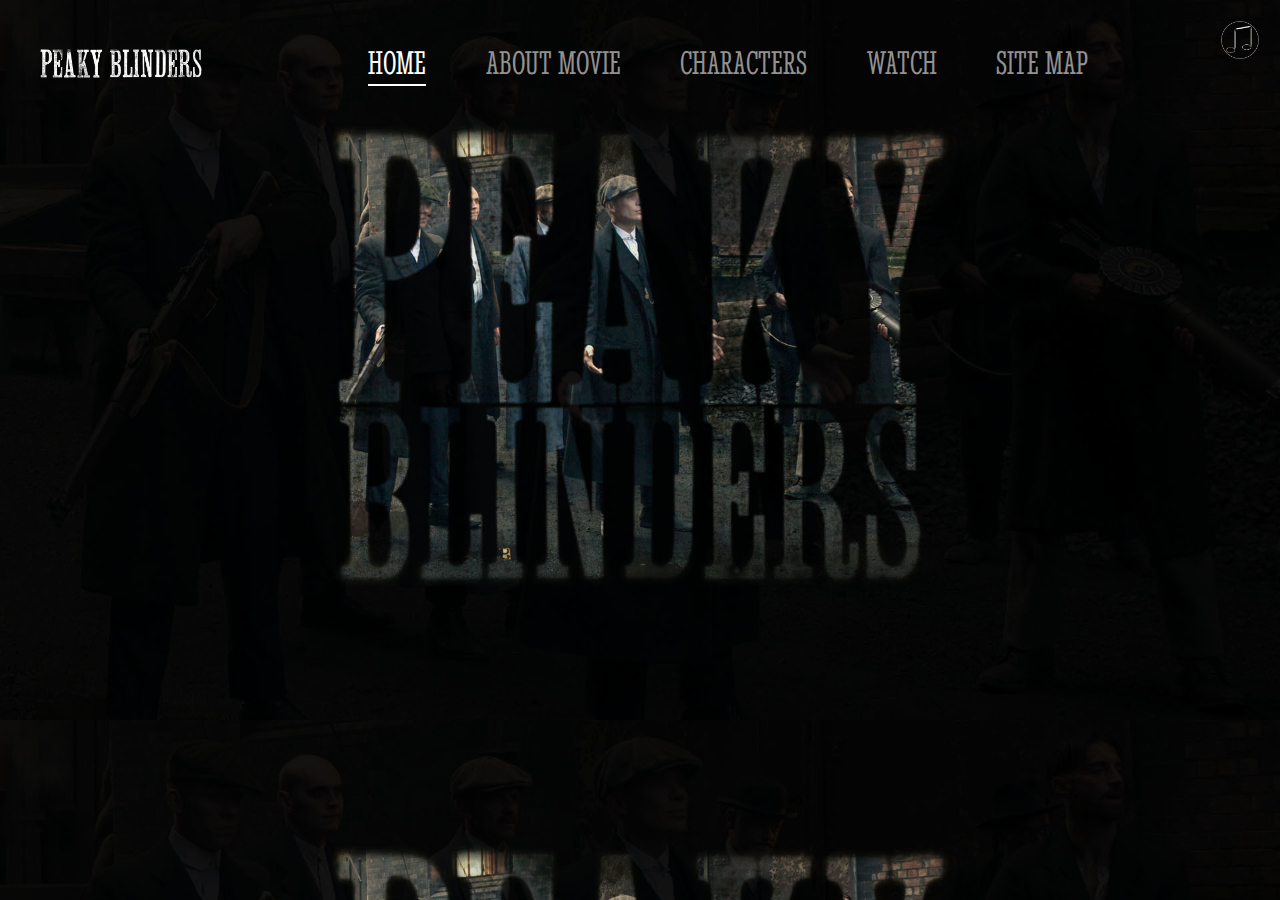
<file: index.html>
<!DOCTYPE html>
<html lang="en">
  <head>
    <meta charset="UTF-8" />
    <meta http-equiv="X-UA-Compatible" content="IE=edge" />
    <meta name="viewport" content="width=device-width, initial-scale=1.0" />
    <link rel="stylesheet" href="./styles.css" />
    <link rel="stylesheet" href="./normalize.css" />
    <link rel="preconnect" href="https://fonts.gstatic.com" />
    <link
      href="https://fonts.googleapis.com/css2?family=Stint+Ultra+Condensed&display=swap"
      rel="stylesheet"
    />
    <title>Document</title>
  </head>
  <body class="body">
    <img
      class="music-icon"
      src="./images/Sound-01.png"
      width="40px"
      alt="music"
    />
    <audio
      class="audio"
      autoplay
      controls
      loop
      src="./music/s1e05. Tom Waits - Time.mp3"
    ></audio>
    <div class="header">
      <div class="logo-container">
        <a href="/index.html"
          ><img class="logo" src="./images/lineLogoPB.png" alt="logo"
        /></a>
      </div>
      <div class="header-nav">
        <ul class="header-nav-list">
          <li class="header-nav-item active">
            <a href="/index.html">HOME</a>
          </li>
          <li class="header-nav-item">
            <a href="./pages/about.html">ABOUT MOVIE</a>
          </li>
          <li class="header-nav-item">
            <a href="./pages/characters.html">CHARACTERS</a>
          </li>
          <li class="header-nav-item">
            <a href="./pages/watch.html">WATCH</a>
          </li>
          <li class="header-nav-item"><a href="./pages/siteMap.html">SITE MAP</a></li>
        </ul>
      </div>
    </div>
    <div class="hero"></div>
  </body>
</html>
</file>
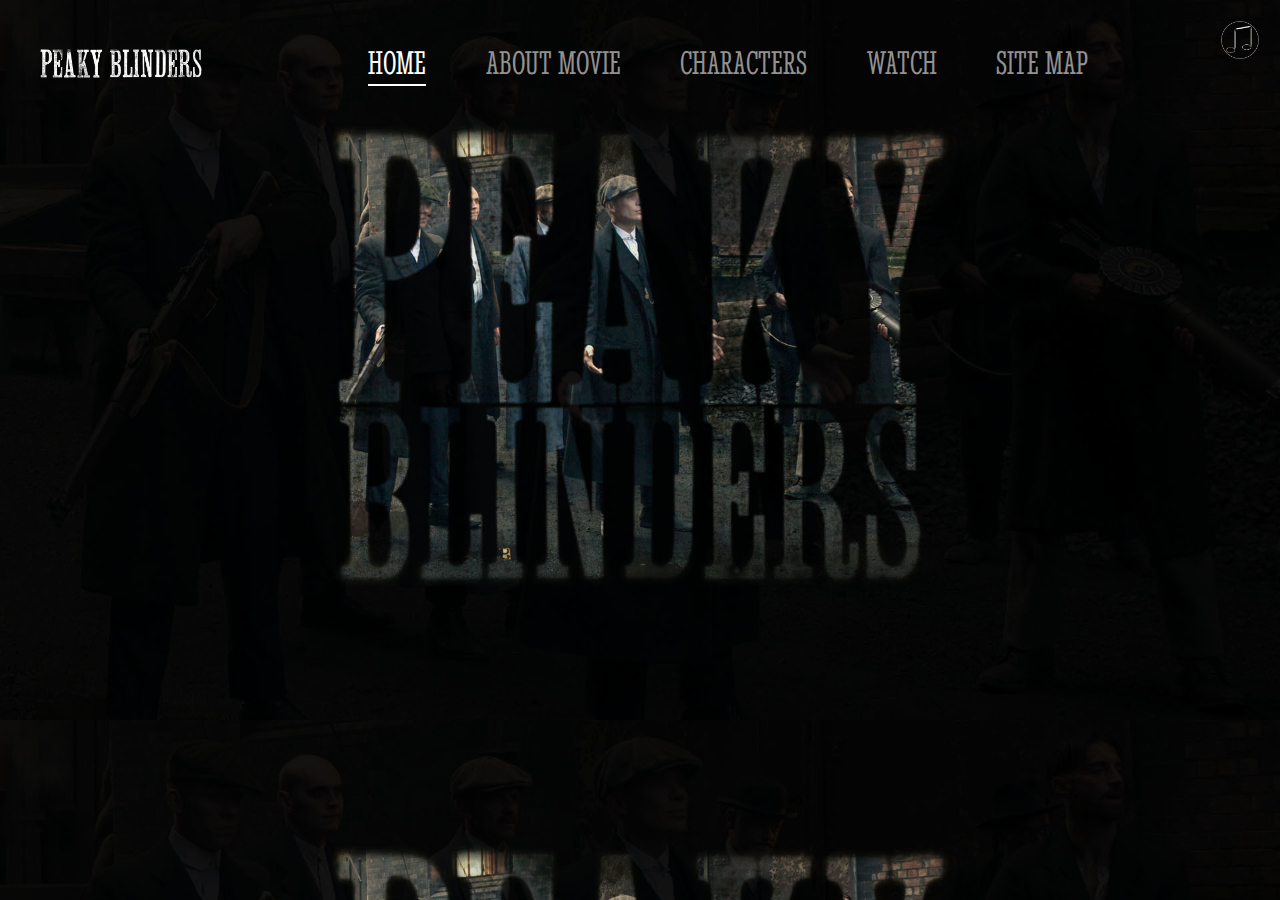
<file: homePage.html>
<!DOCTYPE html>
<html lang="en">
  <head>
    <meta charset="UTF-8" />
    <meta http-equiv="X-UA-Compatible" content="IE=edge" />
    <meta name="viewport" content="width=device-width, initial-scale=1.0" />
    <link rel="stylesheet" href="./styles.css" />
    <link rel="stylesheet" href="./normalize.css" />
    <link rel="preconnect" href="https://fonts.gstatic.com" />
    <link
      href="https://fonts.googleapis.com/css2?family=Stint+Ultra+Condensed&display=swap"
      rel="stylesheet"
    />
    <title>Document</title>
  </head>
  <body class="body">
    <img
      class="music-icon"
      src="./images/Sound-01.png"
      width="40px"
      alt="music"
    />
    <audio
      class="audio"
      autoplay
      controls
      loop
      src="./music/s1e05. Tom Waits - Time.mp3"
    ></audio>
    <div class="header">
      <div class="logo-container">
        <a href="/homePage.html"
          ><img class="logo" src="./images/lineLogoPB.png" alt="logo"
        /></a>
      </div>
      <div class="header-nav">
        <ul class="header-nav-list">
          <li class="header-nav-item active">
            <a href="/homePage.html">HOME</a>
          </li>
          <li class="header-nav-item">
            <a href="./pages/about.html">ABOUT MOVIE</a>
          </li>
          <li class="header-nav-item">
            <a href="./pages/characters.html">CHARACTERS</a>
          </li>
          <li class="header-nav-item">
            <a href="./pages/watch.html">WATCH</a>
          </li>
          <li class="header-nav-item"><a href="./pages/siteMap.html">SITE MAP</a></li>
        </ul>
      </div>
    </div>
    <div class="hero"></div>
  </body>
</html>
</file>
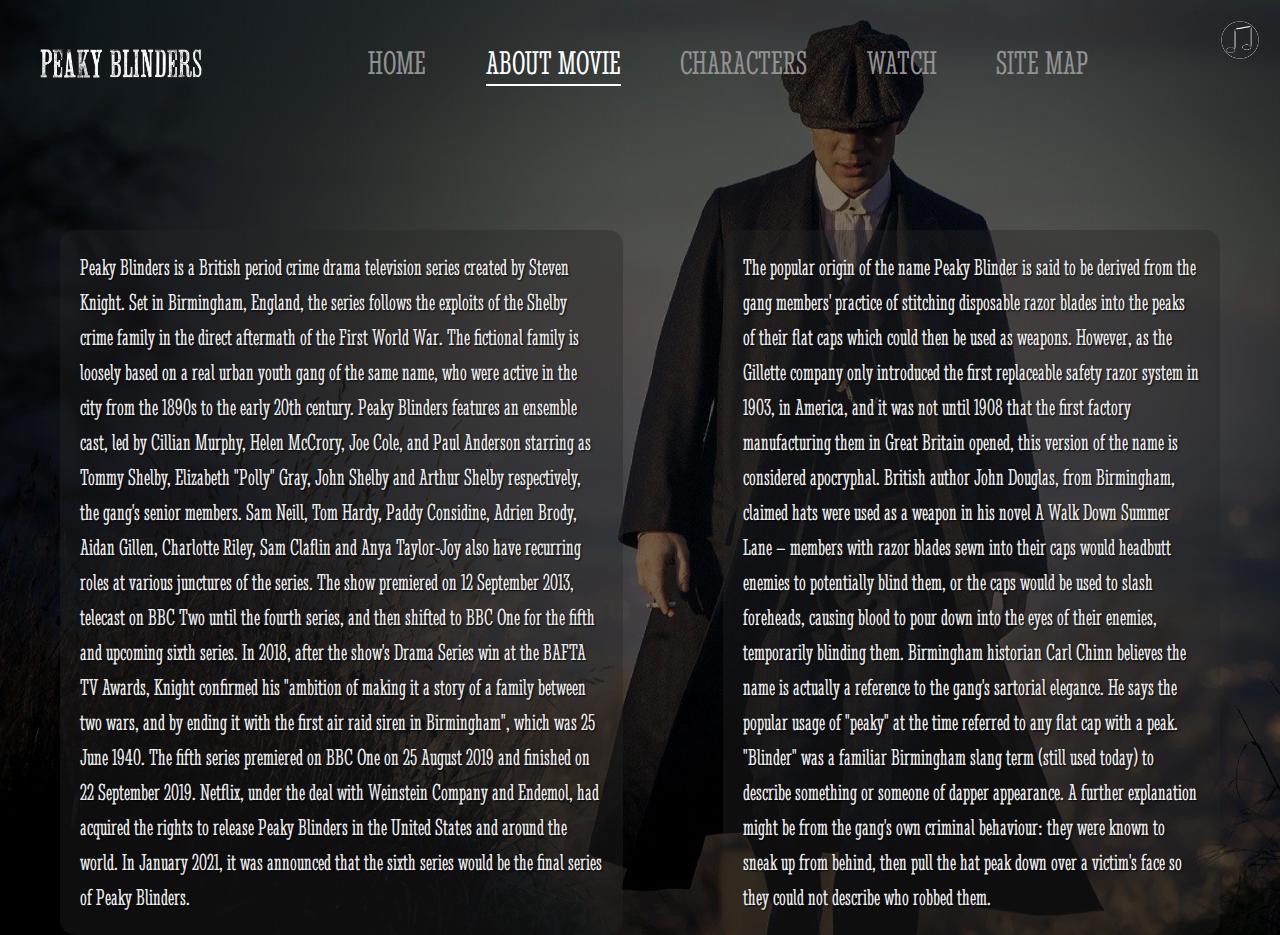
<file: pages/about.html>
<!DOCTYPE html>
<html lang="en">
  <head>
    <meta charset="UTF-8" />
    <meta http-equiv="X-UA-Compatible" content="IE=edge" />
    <meta name="viewport" content="width=device-width, initial-scale=1.0" />
    <link rel="stylesheet" href="../styles.css" />
    <link rel="stylesheet" href="./styles//about.css" />
    <link rel="stylesheet" href="../normalize.css" />
    <link rel="preconnect" href="https://fonts.gstatic.com" />
    <link
      href="https://fonts.googleapis.com/css2?family=Stint+Ultra+Condensed&display=swap"
      rel="stylesheet"
    />
    <title>Document</title>
  </head>
  <body class="body about">
    <img
      class="music-icon"
      src="../images/Sound-01.png"
      width="40px"
      alt="music"
    />
    <audio
      class="audio"
      controls
      autoplay
      loop
      src="../music/s1e05. Tom Waits - Time.mp3"
    ></audio>
    <div class="header">
      <div class="logo-container">
        <a href="/index.html"
          ><img class="logo" src="../images/lineLogoPB.png" alt="logo"
        /></a>
      </div>
      <div class="header-nav">
        <ul class="header-nav-list">
          <li class="header-nav-item">
            <a href="../index.html">HOME</a>
          </li>
          <li class="header-nav-item active">
            <a href="./about.html">ABOUT MOVIE</a>
          </li>
          <li class="header-nav-item">
            <a href="./characters.html">CHARACTERS</a>
          </li>
          <li class="header-nav-item"><a href="./watch.html">WATCH</a></li>
          <li class="header-nav-item"><a href="./siteMap.html">SITE MAP</a></li>
        </ul>
      </div>
    </div>
    <div class="hero-about">
      <p class="about-text">
        Peaky Blinders is a British period crime drama television series created
        by Steven Knight. Set in Birmingham, England, the series follows the
        exploits of the Shelby crime family in the direct aftermath of the First
        World War. The fictional family is loosely based on a real urban youth
        gang of the same name, who were active in the city from the 1890s to the
        early 20th century. Peaky Blinders features an ensemble cast, led by
        Cillian Murphy, Helen McCrory, Joe Cole, and Paul Anderson starring as
        Tommy Shelby, Elizabeth "Polly" Gray, John Shelby and Arthur Shelby
        respectively, the gang's senior members. Sam Neill, Tom Hardy, Paddy
        Considine, Adrien Brody, Aidan Gillen, Charlotte Riley, Sam Claflin and
        Anya Taylor-Joy also have recurring roles at various junctures of the
        series. The show premiered on 12 September 2013, telecast on BBC Two
        until the fourth series, and then shifted to BBC One for the fifth and
        upcoming sixth series. In 2018, after the show's Drama Series win at the
        BAFTA TV Awards, Knight confirmed his "ambition of making it a story of
        a family between two wars, and by ending it with the first air raid
        siren in Birmingham", which was 25 June 1940. The fifth series premiered
        on BBC One on 25 August 2019 and finished on 22 September 2019. Netflix,
        under the deal with Weinstein Company and Endemol, had acquired the
        rights to release Peaky Blinders in the United States and around the
        world. In January 2021, it was announced that the sixth series would be
        the final series of Peaky Blinders.
      </p>
      <p class="about-etimology">
        The popular origin of the name Peaky Blinder is said to be derived from
        the gang members' practice of stitching disposable razor blades into the
        peaks of their flat caps which could then be used as weapons. However,
        as the Gillette company only introduced the first replaceable safety
        razor system in 1903, in America, and it was not until 1908 that the
        first factory manufacturing them in Great Britain opened, this version
        of the name is considered apocryphal. British author John Douglas, from
        Birmingham, claimed hats were used as a weapon in his novel A Walk Down
        Summer Lane – members with razor blades sewn into their caps would
        headbutt enemies to potentially blind them, or the caps would be used to
        slash foreheads, causing blood to pour down into the eyes of their
        enemies, temporarily blinding them. Birmingham historian Carl Chinn
        believes the name is actually a reference to the gang's sartorial
        elegance. He says the popular usage of "peaky" at the time referred to
        any flat cap with a peak. "Blinder" was a familiar Birmingham slang term
        (still used today) to describe something or someone of dapper
        appearance. A further explanation might be from the gang's own criminal
        behaviour: they were known to sneak up from behind, then pull the hat
        peak down over a victim's face so they could not describe who robbed
        them.
      </p>
    </div>
  </body>
</html>
</file>
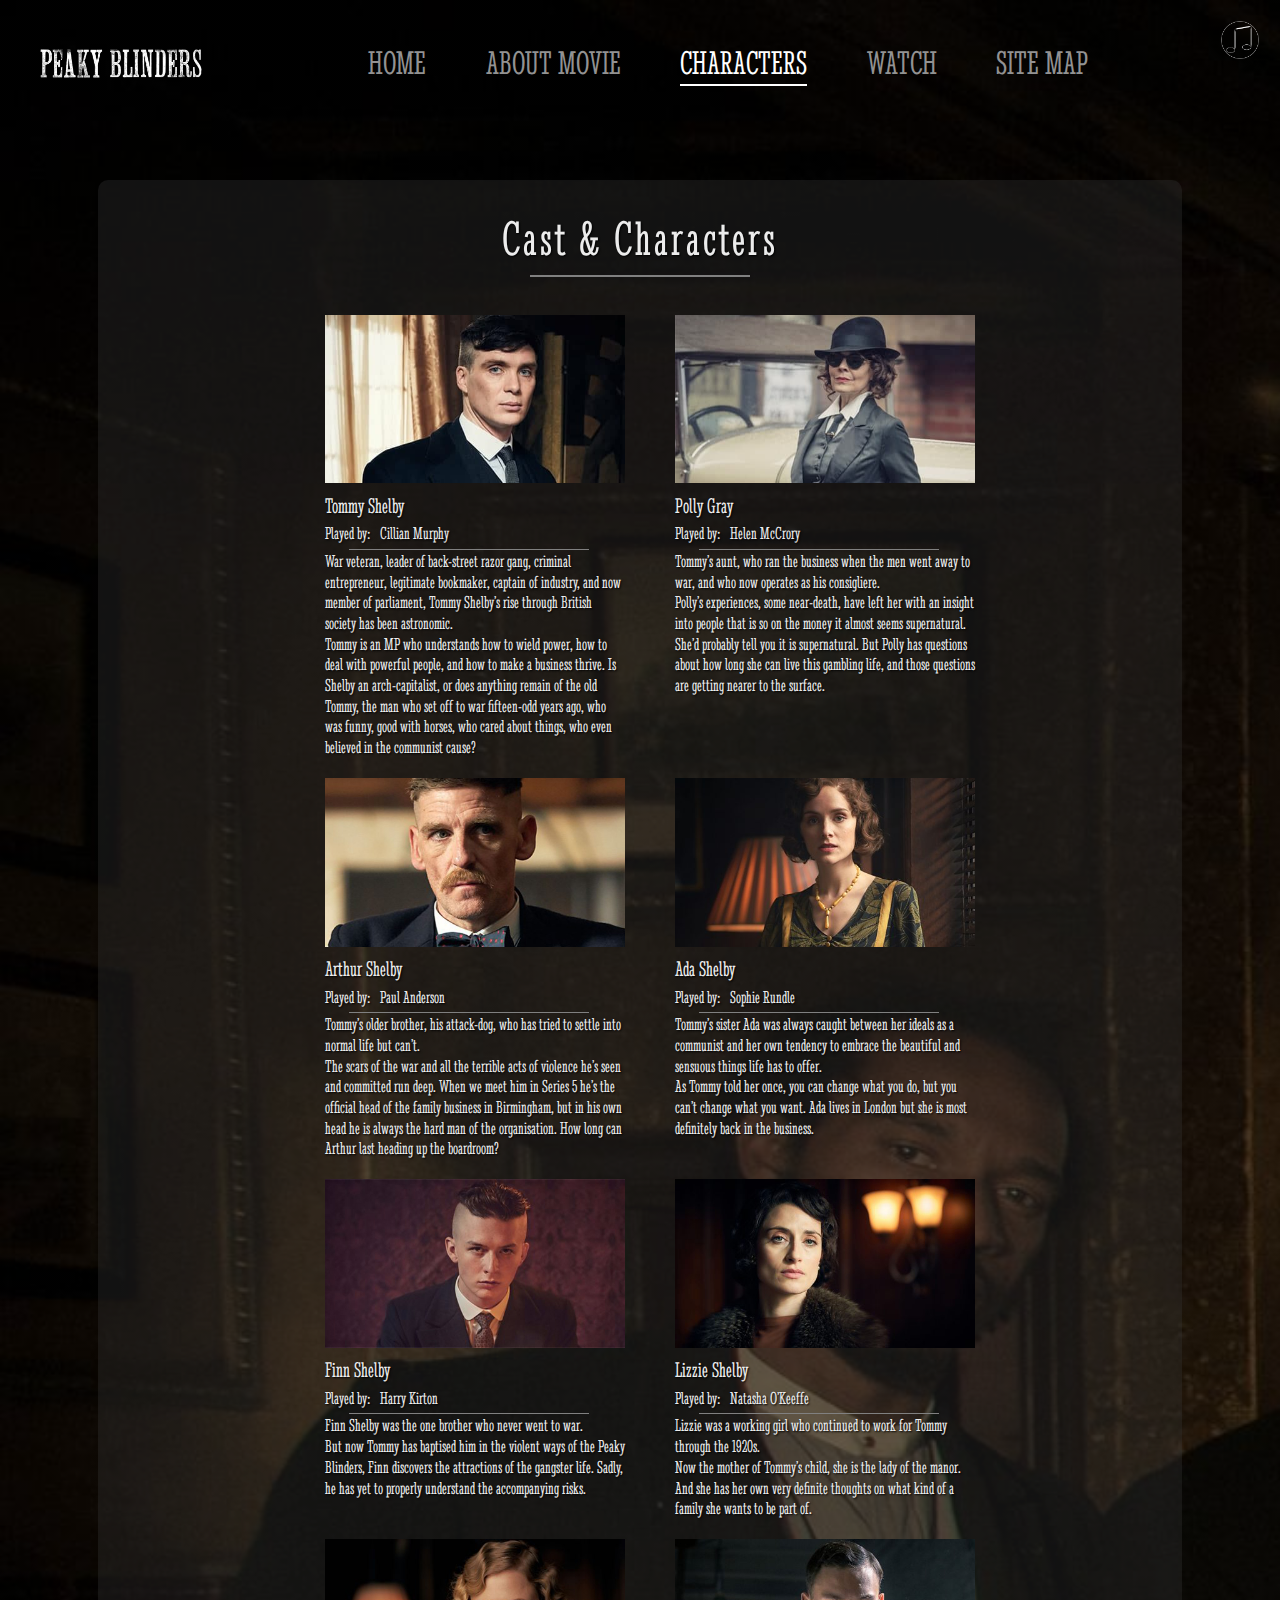
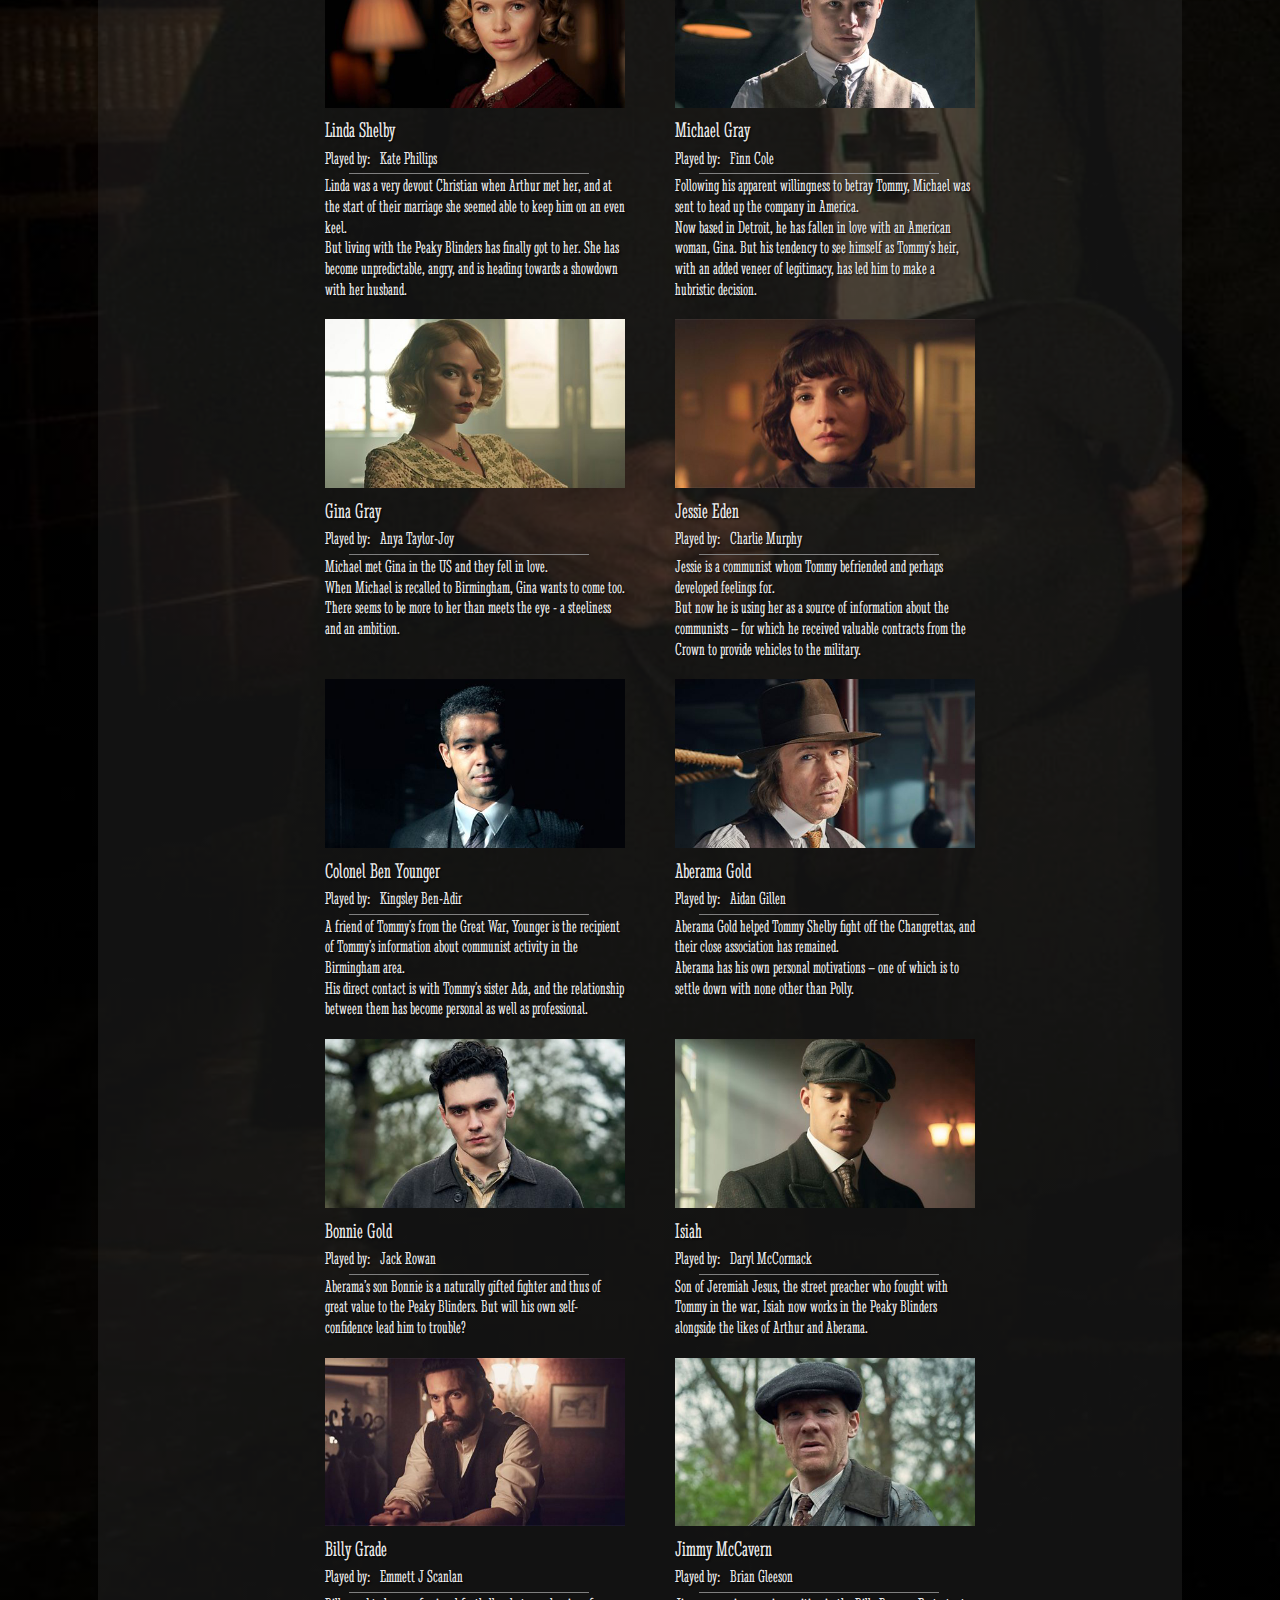
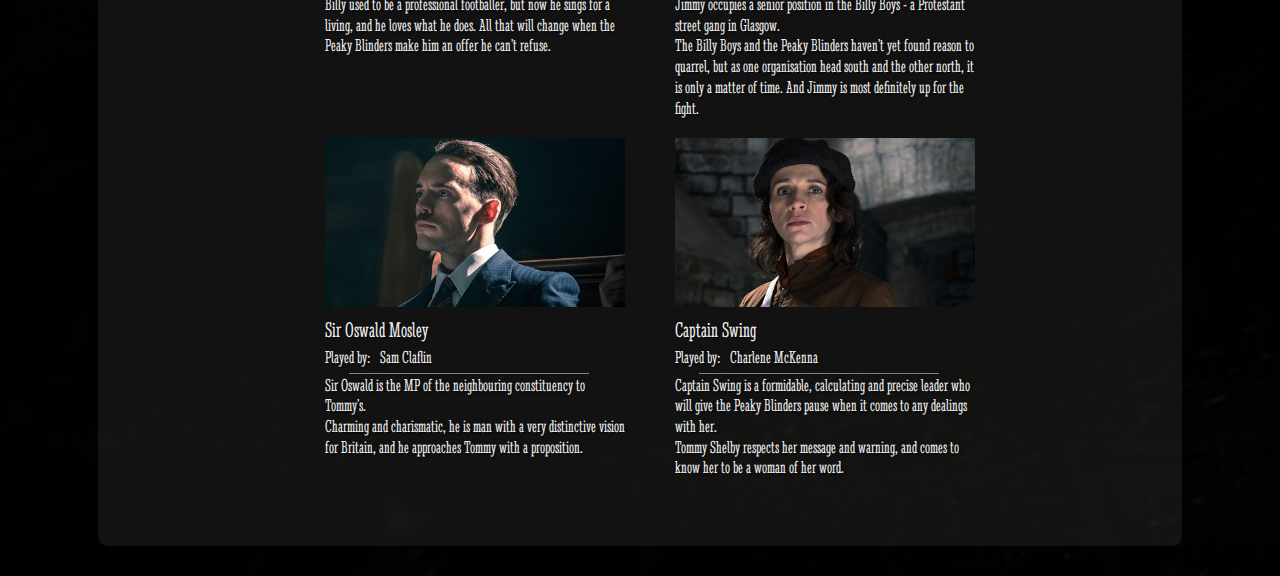
<file: pages/characters.html>
<!DOCTYPE html>
<html lang="en">
  <head>
    <meta charset="UTF-8" />
    <meta http-equiv="X-UA-Compatible" content="IE=edge" />
    <meta name="viewport" content="width=device-width, initial-scale=1.0" />
    <link rel="stylesheet" href="../styles.css" />
    <link rel="stylesheet" href="./styles/characters.css" />
    <link rel="stylesheet" href="../normalize.css" />
    <link rel="preconnect" href="https://fonts.gstatic.com" />
    <link
      href="https://fonts.googleapis.com/css2?family=Stint+Ultra+Condensed&display=swap"
      rel="stylesheet"
    />
    <title>Document</title>
  </head>
  <body class="body actors">
    <img
      class="music-icon"
      src="../images/Sound-01.png"
      width="40px"
      alt="music"
    />
    <audio
      class="audio"
      autoplay
      controls
      loop
      src="../music/s1e05. Tom Waits - Time.mp3"
    ></audio>
    <div class="header about">
      <div class="logo-container">
        <a href="/homePage.html"
          ><img class="logo" src="../images/lineLogoPB.png" alt="logo"
        /></a>
      </div>
      <div class="header-nav">
        <ul class="header-nav-list">
          <li class="header-nav-item">
            <a href="../homePage.html">HOME</a>
          </li>
          <li class="header-nav-item">
            <a href="./about.html">ABOUT MOVIE</a>
          </li>
          <li class="header-nav-item active">
            <a href="./characters.html">CHARACTERS</a>
          </li>
          <li class="header-nav-item"><a href="./watch.html">WATCH</a></li>
          <li class="header-nav-item"><a href="./siteMap.html">SITE MAP</a></li>
        </ul>
      </div>
    </div>
    <div class="hero-actors">
      <h1 class="chr-title">Cast & Characters</h1>
      <ul class="chr-list">
        <li class="chr-item">
          <img
            class="chr-img"
            src="../images/characters/tomas.jpg"
            width="300px"
            alt="Tommy Shelby"
          />
          <p class="chr">Tommy Shelby</p>
          <p class="actor">
            <span class="played-by">Played by:</span>Cillian Murphy
          </p>
          <div class="description">
            <p class="description-text">
              War veteran, leader of back-street razor gang, criminal
              entrepreneur, legitimate bookmaker, captain of industry, and now
              member of parliament, Tommy Shelby’s rise through British society
              has been astronomic.<br />Tommy is an MP who understands how to
              wield power, how to deal with powerful people, and how to make a
              business thrive. Is Shelby an arch-capitalist, or does anything
              remain of the old Tommy, the man who set off to war fifteen-odd
              years ago, who was funny, good with horses, who cared about
              things, who even believed in the communist cause?
            </p>
          </div>
        </li>
        <li class="chr-item">
          <img
            class="chr-img"
            src="../images/characters/poly.jpg"
            width="300px"
            alt="Polly Gray"
          />
          <p class="chr">Polly Gray</p>
          <p class="actor">
            <span class="played-by">Played by:</span>Helen McCrory
          </p>
          <div class="description">
            <p class="description-text">
              Tommy’s aunt, who ran the business when the men went away to war,
              and who now operates as his consigliere.<br />Polly’s experiences,
              some near-death, have left her with an insight into people that is
              so on the money it almost seems supernatural. She’d probably tell
              you it is supernatural. But Polly has questions about how long she
              can live this gambling life, and those questions are getting
              nearer to the surface.
            </p>
          </div>
        </li>
        <li class="chr-item">
          <img
            class="chr-img"
            src="../images/characters/Artur.jpg"
            width="300px"
            alt="Arthur Shelby"
          />
          <p class="chr">Arthur Shelby</p>
          <p class="actor">
            <span class="played-by">Played by:</span>Paul Anderson
          </p>
          <div class="description">
            <p class="description-text">
              Tommy’s older brother, his attack-dog, who has tried to settle
              into normal life but can’t.<br />The scars of the war and all the
              terrible acts of violence he’s seen and committed run deep. When
              we meet him in Series 5 he’s the official head of the family
              business in Birmingham, but in his own head he is always the hard
              man of the organisation. How long can Arthur last heading up the
              boardroom?
            </p>
          </div>
        </li>
        <li class="chr-item">
          <img
            class="chr-img"
            src="../images/characters/ada.jpg"
            width="300px"
            alt="Ada Shelby"
          />
          <p class="chr">Ada Shelby</p>
          <p class="actor">
            <span class="played-by">Played by:</span>Sophie Rundle
          </p>
          <div class="description">
            <p class="description-text">
              Tommy’s sister Ada was always caught between her ideals as a
              communist and her own tendency to embrace the beautiful and
              sensuous things life has to offer.<br />As Tommy told her once,
              you can change what you do, but you can’t change what you want.
              Ada lives in London but she is most definitely back in the
              business.
            </p>
          </div>
        </li>
        <li class="chr-item">
          <img
            class="chr-img"
            src="../images/characters/Finn.jpg"
            width="300px"
            alt="Finn Shelby"
          />
          <p class="chr">Finn Shelby</p>
          <p class="actor">
            <span class="played-by">Played by:</span>Harry Kirton
          </p>
          <div class="description">
            <p class="description-text">
              Finn Shelby was the one brother who never went to war.<br />But
              now Tommy has baptised him in the violent ways of the Peaky
              Blinders, Finn discovers the attractions of the gangster life.
              Sadly, he has yet to properly understand the accompanying risks.
            </p>
          </div>
        </li>
        <li class="chr-item">
          <img
            class="chr-img"
            src="../images/characters/Lizzie.jpg"
            width="300px"
            alt="Lizzie Shelby"
          />
          <p class="chr">Lizzie Shelby</p>
          <p class="actor">
            <span class="played-by">Played by:</span>Natasha O’Keeffe
          </p>
          <div class="description">
            <p class="description-text">
              Lizzie was a working girl who continued to work for Tommy through
              the 1920s.<br />Now the mother of Tommy’s child, she is the lady
              of the manor. And she has her own very definite thoughts on what
              kind of a family she wants to be part of.
            </p>
          </div>
        </li>
        <li class="chr-item">
          <img
            class="chr-img"
            src="../images/characters/Linda.jpg"
            width="300px"
            alt="Linda Shelby"
          />
          <p class="chr">Linda Shelby</p>
          <p class="actor">
            <span class="played-by">Played by:</span>Kate Phillips
          </p>
          <div class="description">
            <p class="description-text">
              Linda was a very devout Christian when Arthur met her, and at the
              start of their marriage she seemed able to keep him on an even
              keel.<br />But living with the Peaky Blinders has finally got to
              her. She has become unpredictable, angry, and is heading towards a
              showdown with her husband.
            </p>
          </div>
        </li>
        <li class="chr-item">
          <img
            class="chr-img"
            src="../images/characters/Michael.jpg"
            width="300px"
            alt="Michael Gray"
          />
          <p class="chr">Michael Gray</p>
          <p class="actor">
            <span class="played-by">Played by:</span>Finn Cole
          </p>
          <div class="description">
            <p class="description-text">
              Following his apparent willingness to betray Tommy, Michael was
              sent to head up the company in America.<br />Now based in Detroit,
              he has fallen in love with an American woman, Gina. But his
              tendency to see himself as Tommy’s heir, with an added veneer of
              legitimacy, has led him to make a hubristic decision.
            </p>
          </div>
        </li>
        <li class="chr-item">
          <img
            class="chr-img"
            src="../images/characters/Gina.jpg"
            width="300px"
            alt="Gina Gray"
          />
          <p class="chr">Gina Gray</p>
          <p class="actor">
            <span class="played-by">Played by:</span>Anya Taylor-Joy
          </p>
          <div class="description">
            <p class="description-text">
              Michael met Gina in the US and they fell in love.<br />When
              Michael is recalled to Birmingham, Gina wants to come too. There
              seems to be more to her than meets the eye - a steeliness and an
              ambition.
            </p>
          </div>
        </li>
        <li class="chr-item">
          <img
            class="chr-img"
            src="../images/characters/Jessie.jpg"
            width="300px"
            alt="Jessie Eden"
          />
          <p class="chr">Jessie Eden</p>
          <p class="actor">
            <span class="played-by">Played by:</span>Charlie Murphy
          </p>
          <div class="description">
            <p class="description-text">
              Jessie is a communist whom Tommy befriended and perhaps developed
              feelings for.<br />But now he is using her as a source of
              information about the communists – for which he received valuable
              contracts from the Crown to provide vehicles to the military.
            </p>
          </div>
        </li>
        <li class="chr-item">
          <img
            class="chr-img"
            src="../images/characters/Colonel.jpg"
            width="300px"
            alt="Colonel Ben Younger"
          />
          <p class="chr">Colonel Ben Younger</p>
          <p class="actor">
            <span class="played-by">Played by:</span>Kingsley Ben-Adir
          </p>
          <div class="description">
            <p class="description-text">
              A friend of Tommy’s from the Great War, Younger is the recipient
              of Tommy’s information about communist activity in the Birmingham
              area.<br />His direct contact is with Tommy’s sister Ada, and the
              relationship between them has become personal as well as
              professional.
            </p>
          </div>
        </li>
        <li class="chr-item">
          <img
            class="chr-img"
            src="../images/characters/Aberama.jpg"
            width="300px"
            alt="Aberama Gold"
          />
          <p class="chr">Aberama Gold</p>
          <p class="actor">
            <span class="played-by">Played by:</span>Aidan Gillen
          </p>
          <div class="description">
            <p class="description-text">
              Aberama Gold helped Tommy Shelby fight off the Changrettas, and
              their close association has remained.<br />Aberama has his own
              personal motivations – one of which is to settle down with none
              other than Polly.
            </p>
          </div>
        </li>
        <li class="chr-item">
          <img
            class="chr-img"
            src="../images/characters/Bonnie.jpg"
            width="300px"
            alt="Bonnie Gold"
          />
          <p class="chr">Bonnie Gold</p>
          <p class="actor">
            <span class="played-by">Played by:</span>Jack Rowan
          </p>
          <div class="description">
            <p class="description-text">
              Aberama’s son Bonnie is a naturally gifted fighter and thus of
              great value to the Peaky Blinders. But will his own
              self-confidence lead him to trouble?
            </p>
          </div>
        </li>
        <li class="chr-item">
          <img
            class="chr-img"
            src="../images/characters/Iziah.jpg"
            width="300px"
            alt="Isiah"
          />
          <p class="chr">Isiah</p>
          <p class="actor">
            <span class="played-by">Played by:</span>Daryl McCormack
          </p>
          <div class="description">
            <p class="description-text">
              Son of Jeremiah Jesus, the street preacher who fought with Tommy
              in the war, Isiah now works in the Peaky Blinders alongside the
              likes of Arthur and Aberama.
            </p>
          </div>
        </li>
        <li class="chr-item">
          <img
            class="chr-img"
            src="../images/characters/Billy.jpg"
            width="300px"
            alt="Billy Grade"
          />
          <p class="chr">Billy Grade</p>
          <p class="actor">
            <span class="played-by">Played by:</span>Emmett J Scanlan
          </p>
          <div class="description">
            <p class="description-text">
              Billy used to be a professional footballer, but now he sings for a
              living, and he loves what he does. All that will change when the
              Peaky Blinders make him an offer he can’t refuse.
            </p>
          </div>
        </li>
        <li class="chr-item">
          <img
            class="chr-img"
            src="../images/characters/Jimmy.jpg"
            width="300px"
            alt="Jimmy McCavern"
          />
          <p class="chr">Jimmy McCavern</p>
          <p class="actor">
            <span class="played-by">Played by:</span>Brian Gleeson
          </p>
          <div class="description">
            <p class="description-text">
              Jimmy occupies a senior position in the Billy Boys - a Protestant
              street gang in Glasgow.<br />The Billy Boys and the Peaky Blinders
              haven’t yet found reason to quarrel, but as one organisation head
              south and the other north, it is only a matter of time. And Jimmy
              is most definitely up for the fight.
            </p>
          </div>
        </li>
        <li class="chr-item">
          <img
            class="chr-img"
            src="../images/characters/Oswald.jpg"
            width="300px"
            alt="Sir Oswald Mosley"
          />
          <p class="chr">Sir Oswald Mosley</p>
          <p class="actor">
            <span class="played-by">Played by:</span>Sam Claflin
          </p>
          <div class="description">
            <p class="description-text">
              Sir Oswald is the MP of the neighbouring constituency to
              Tommy’s.<br />Charming and charismatic, he is man with a very
              distinctive vision for Britain, and he approaches Tommy with a
              proposition.
            </p>
          </div>
        </li>
        <li class="chr-item">
          <img
            class="chr-img"
            src="../images/characters/Swing.jpg"
            width="300px"
            alt="Captain Swing"
          />
          <p class="chr">Captain Swing</p>
          <p class="actor">
            <span class="played-by">Played by:</span>Charlene McKenna
          </p>
          <div class="description">
            <p class="description-text">
              Captain Swing is a formidable, calculating and precise leader who
              will give the Peaky Blinders pause when it comes to any dealings
              with her.<br />Tommy Shelby respects her message and warning, and
              comes to know her to be a woman of her word.
            </p>
          </div>
        </li>
      </ul>
    </div>
  </body>
</html>
</file>
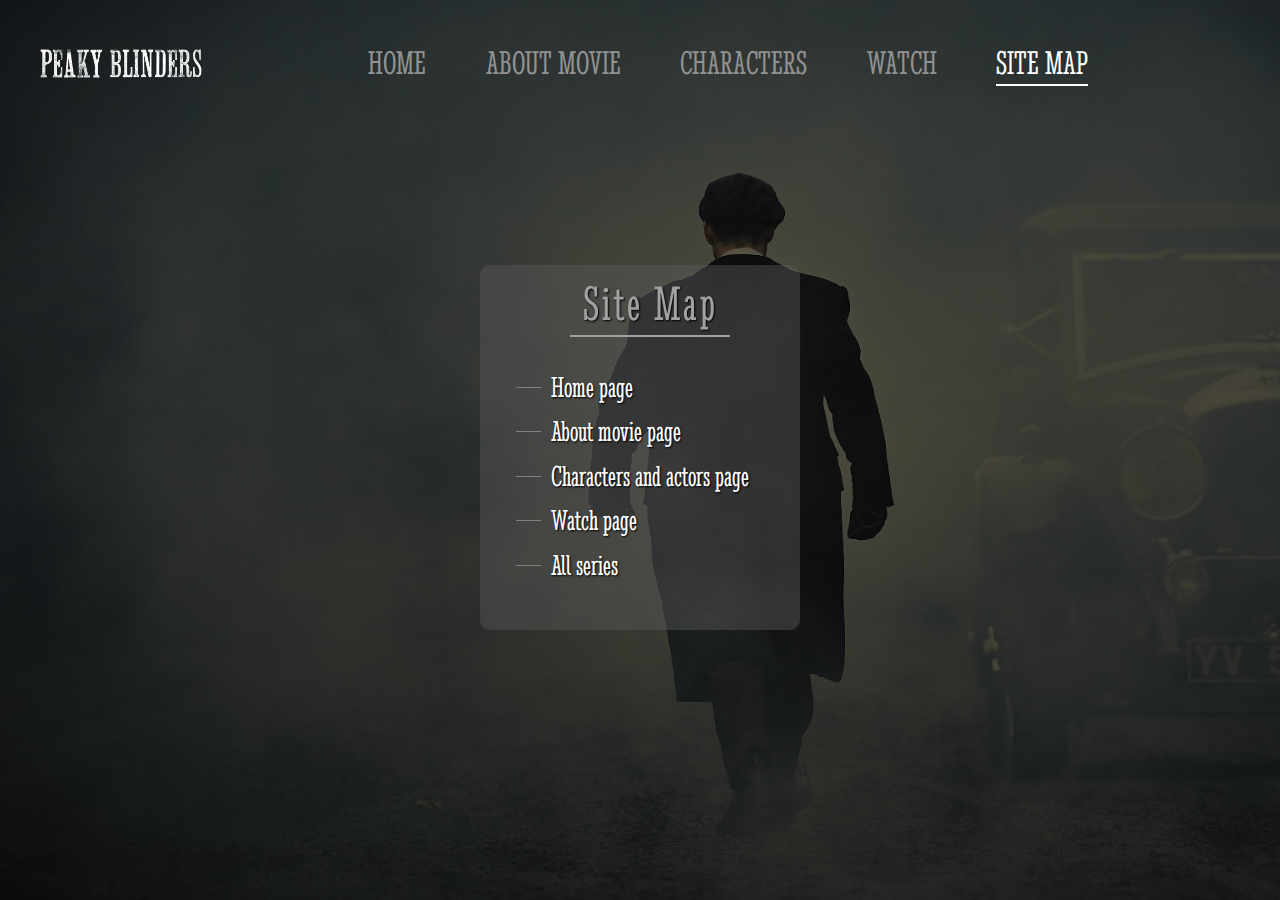
<file: pages/siteMap.html>
<!DOCTYPE html>
<html lang="en">
  <head>
    <meta charset="UTF-8" />
    <meta http-equiv="X-UA-Compatible" content="IE=edge" />
    <meta name="viewport" content="width=device-width, initial-scale=1.0" />
    <link rel="stylesheet" href="../styles.css" />
    <link rel="stylesheet" href="./styles//watch.css" />
    <link rel="stylesheet" href="./styles//siteMap.css" />
    <link rel="stylesheet" href="../normalize.css" />
    <link rel="preconnect" href="https://fonts.gstatic.com" />
    <link
      href="https://fonts.googleapis.com/css2?family=Stint+Ultra+Condensed&display=swap"
      rel="stylesheet"
    />
    <title>Document</title>
  </head>
  <body class="body siteMap">
    <div class="header">
      <div class="logo-container">
        <a href="/index.html"
          ><img class="logo" src="../images/lineLogoPB.png" alt="logo"
        /></a>
      </div>
      <div class="header-nav">
        <ul class="header-nav-list">
          <li class="header-nav-item">
            <a href="../index.html">HOME</a>
          </li>
          <li class="header-nav-item">
            <a href="./about.html">ABOUT MOVIE</a>
          </li>
          <li class="header-nav-item">
            <a href="./characters.html">CHARACTERS</a>
          </li>
          <li class="header-nav-item">
            <a href="./watch.html">WATCH</a>
          </li>
          <li class="header-nav-item active">
            <a href="./siteMap.html">SITE MAP</a>
          </li>
        </ul>
      </div>
    </div>
    <div class="hero-map">
      <h1 class="watch-title">Site Map</h1>
      <ul class="map-list">
        <li class="map-item">
          <a class="map-link" href="../index.html">Home page</a>
        </li>
        <li class="map-item">
          <a class="map-link" href="./about.html">About movie page</a>
        </li>
        <li class="map-item">
          <a class="map-link" href="./characters.html"
            >Characters and actors page</a
          >
        </li>
        <li class="map-item">
          <a class="map-link" href="./watch.html">Watch page</a>
        </li>
        <li class="map-item">
          <a
            class="map-link"
            href="http://www.lostfilmhd.ru/publ/serialy/ostrye_kozyrki/1-1-0-116"
            >All series</a
          >
        </li>
      </ul>
    </div>
  </body>
</html>
</file>
<file: styles.css>
.body {
  background-image: url(./images/HEROorg.jpg);
  -webkit-background-size: cover;
  -moz-background-size: cover;
  -o-background-size: cover;
  background-size: cover;
  font-family: "Stint Ultra Condensed", cursive;
}

.logo-container {
  display: flex;
  align-items: center;
}

.logo {
  width: 162px;
}

.header-nav {
  width: 60%;
  margin-right: 15vw;
}

.header {
  display: flex;
  justify-content: space-between;
  align-items: center;
  padding: 0 40px 0 40px;
  height: 130px;
}

.header-nav-list {
  display: flex;
  justify-content: space-between;
  cursor: pointer;
  width: 100%;
  margin-right: 150px;
}

.header-nav-item {
  /* margin-right: 150px; */
  font-size: 34px;
}
.header-nav-item a:hover {
  transform: scale(1.2);
  color: #ffff;
  transition: 0.5s;
}
.header-nav-item a {
  display: inline-block;
  color: rgb(146, 146, 146);
}
.header-nav-item a::after {
  display: none;
  border-bottom: 1px solid #fff;
  width: 100%;
  height: 1px;
  background-color: white;
  content: "";
}

.header-nav-item:hover a::after {
  display: block;
  transition: 0.5s;
}

.active a {
  color: #fff;
}
.active::after {
  display: block;
  border-bottom: 1px solid #fff;
  width: 100%;
  height: 1px;
  background-color: white;
  content: "";
}

.active:hover a::after {
  display: none;
}

.hero-text {
  width: 600px;
}

.footer {
  display: flex;
  justify-content: center;
  align-items: center;
  color: #ffff;
  padding: 0 40px 0 40px;
}

.footer-nav-list {
  display: flex;
}

.footer-nav-item {
  margin-right: 40px;
  font-size: 20px;
}

.audio {
  margin-top: 10px;
  margin-right: 10px;
  display: none;
  position: absolute;
  right: 0;
  width: 300px;
}

.audio:hover {
  display: block;
}

.music-icon {
  width: 40px;
  margin-top: 20px;
  margin-right: 20px;
  position: absolute;
  right: 0;
}

.music-icon:hover {
  display: none;
}

.music-icon:hover + .audio {
  display: block;
}
</file>
<file: pages/styles/about.css>
.about {
  background: linear-gradient(rgba(0, 0, 0, 0.5), rgba(0, 0, 0, 0.5)),
    url("../../../images/aboutBG.jpg");
  -webkit-background-size: cover;
  -moz-background-size: cover;
  -o-background-size: cover;
  background-size: cover;
}

.hero-about {
  display: flex;
  justify-content: space-between;
}

.about-text {
  font-size: 24px;
  line-height: 35px;
  max-width: 600px;
  color: rgb(236, 236, 236);
  background: rgba(37, 37, 37, 0.377);
  border-radius: 15px;
  padding: 20px;
  margin-left: 60px;
  margin-top: 100px;
  text-shadow: 1px 1px 2px black;
}

.about-etimology {
  font-size: 24px;
  line-height: 35px;
  max-width: 600px;
  color: rgb(236, 236, 236);
  background: rgba(37, 37, 37, 0.377);
  border-radius: 15px;
  padding: 20px;
  margin-left: 100px;
  margin-right: 60px;
  margin-top: 100px;
  text-shadow: 1px 1px 2px black;
}
</file>
<file: pages/styles/characters.css>
.actors {
  background: linear-gradient(rgba(0, 0, 0, 0.5), rgba(0, 0, 0, 0.5)),
    url("../../images/actorsBG.jpg");
  -webkit-background-size: cover;
  -moz-background-size: cover;
  -o-background-size: cover;
  background-size: cover;
}

.chr-title {
  font-size: 50px;
  font-weight: 400;
  letter-spacing: 3px;
  margin: 0 0 20px 0;
}

.chr-title::after {
  content: "";
  display: block;
  height: 2px;
  width: 80%;
  margin-left: 10%;
  margin-top: 5px;
  border-bottom: 2px solid gray;
}

.chr {
  font-size: 22px;
}

.chr-img:hover {
  transition: 0.5s;
  transform: scale(1.5);
}

.hero-actors {
  background: rgba(54, 54, 54, 0.329);
  display: flex;
  flex-direction: column;
  justify-content: center;
  align-items: center;
  padding: 30px;
  width: 80%;
  margin: 50px auto 0 auto;
  border-radius: 10px;
  color: rgb(236, 236, 236);
  font-size: 18px;
  text-shadow: 1px 1px 2px black;
  margin-bottom: 30px;
}

.chr-list {
  display: flex;
  flex-wrap: wrap;
  justify-content: center;
  margin-right: -30px;
  width: 100%;
}

.chr-item {
  width: 300px;
  margin-right: 50px;
  margin-bottom: 20px;
}

.chr-img,
.chr,
.actor {
  margin-bottom: 5px;
}

.played-by {
  margin-right: 10px;
}

.description::before {
  content: "";
  display: block;
  width: 80%;
  margin-left: 8%;
  height: 1px;
  border-top: 1px solid grey;
}
</file>
<file: pages/styles/watch.css>
.watch {
  background: linear-gradient(rgba(0, 0, 0, 0.63), rgba(0, 0, 0, 0.719)),
    url(/images/watchBG.jpg);
  -webkit-background-size: cover;
  -moz-background-size: cover;
  -o-background-size: cover;
  background-size: cover;
  height: 100vh;
}

.hero-watch {
  display: flex;
  justify-content: center;
  align-items: center;
  flex-direction: column;
  background: rgba(54, 54, 54, 0.527);
  padding: 30px;
  border-radius: 10px;
  color: rgb(236, 236, 236);
  font-size: 18px;
  text-shadow: 1px 1px 2px black;
  width: fit-content;
  margin: 50px auto 0 auto;
}

.trailer-container {
  display: flex;
  justify-content: center;
  align-items: center;
  flex-direction: column;
}

.watch-title {
  font-size: 50px;
  font-weight: 400;
  letter-spacing: 3px;
  text-align: center;
  width: 200px;
  color: rgb(161, 161, 161);
  margin: 0;
  margin-top: -10px;
}

.watch-title::after {
  content: "";
  display: block;
  height: 2px;
  width: 80%;
  margin-left: 10%;
  margin-bottom: 15px;
  border-bottom: 2px solid rgb(161, 161, 161);
}

.watch-link {
  position: relative;
  display: inline-block;
  color: rgb(201, 201, 201);
  font-size: 30px;
  margin-top: 20px;
}

.watch-link:hover {
  color: #fff;
}

.watch-link::after {
  position: absolute;
  content: "";
  display: block;
  width: 150px;
  height: 2px;
  border-bottom: 1px solid grey;
  left: 90px;
  top: 17px;
}

.watch-link::before {
  position: absolute;
  content: "";
  display: block;
  width: 150px;
  height: 2px;
  border-bottom: 1px solid grey;
  right: 90px;
  top: 17px;
}
</file>
<file: pages/styles/siteMap.css>
.siteMap {
  background: linear-gradient(rgba(0, 0, 0, 0.63), rgba(0, 0, 0, 0.719)),
    url("../../../images/siteMapBg.jpg");
  -webkit-background-size: cover;
  -moz-background-size: cover;
  -o-background-size: cover;
  background-size: cover;
  height: 100vh;
}

.hero-map {
  display: flex;
  justify-content: center;
  align-items: center;
  flex-direction: column;
  background: rgba(90, 90, 90, 0.445);
  padding: 20px 50px 20px 70px;
  border-radius: 10px;
  color: rgb(236, 236, 236);
  font-size: 18px;
  text-shadow: 1px 1px 2px black;
  width: fit-content;
  margin: 15vh auto 0 auto;
}

.map-list {
  padding: 0;
}

.map-item {
  position: relative;
  margin-bottom: 10px;
}

.map-item::after {
  position: absolute;
  content: "";
  display: block;
  width: 25px;
  height: 1px;
  border-bottom: 1px solid grey;
  left: -35px;
  top: 16px;
}

.map-link {
  color: white;
  font-size: 30px;
}
</file>
